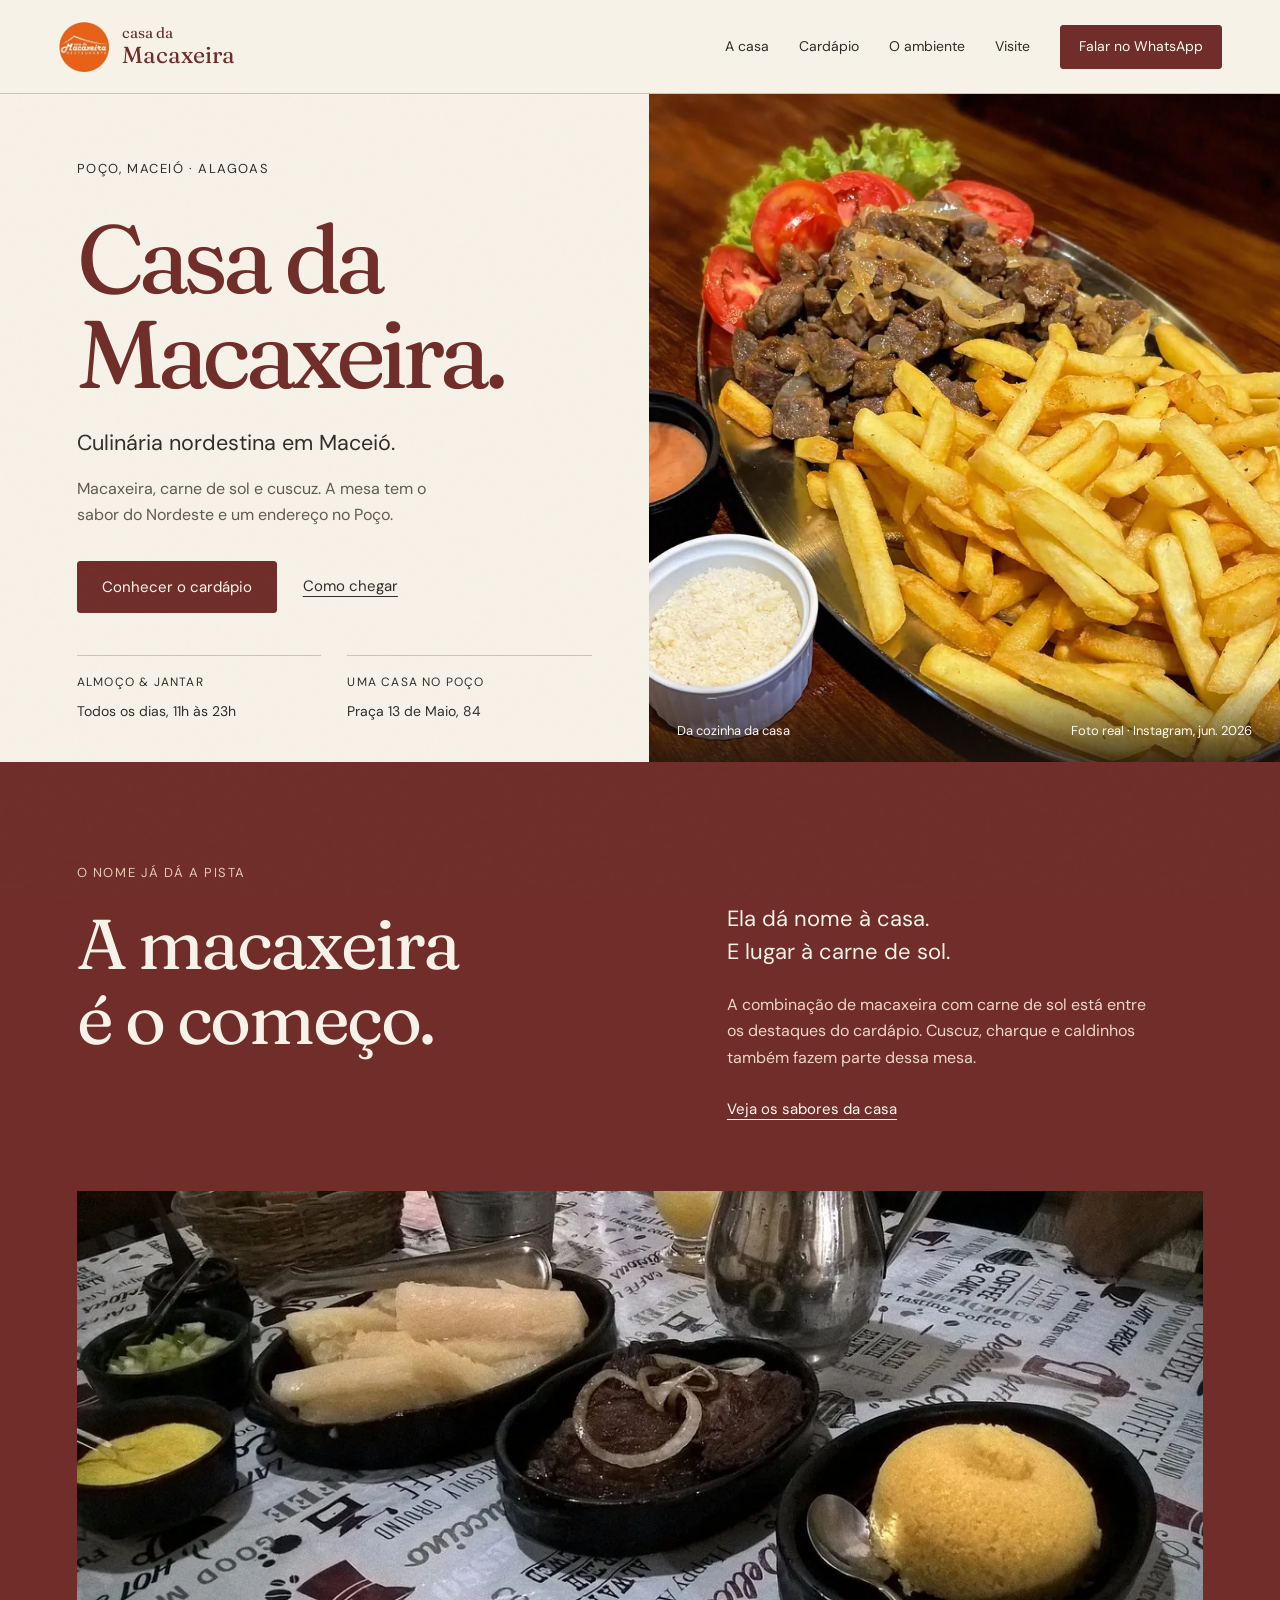
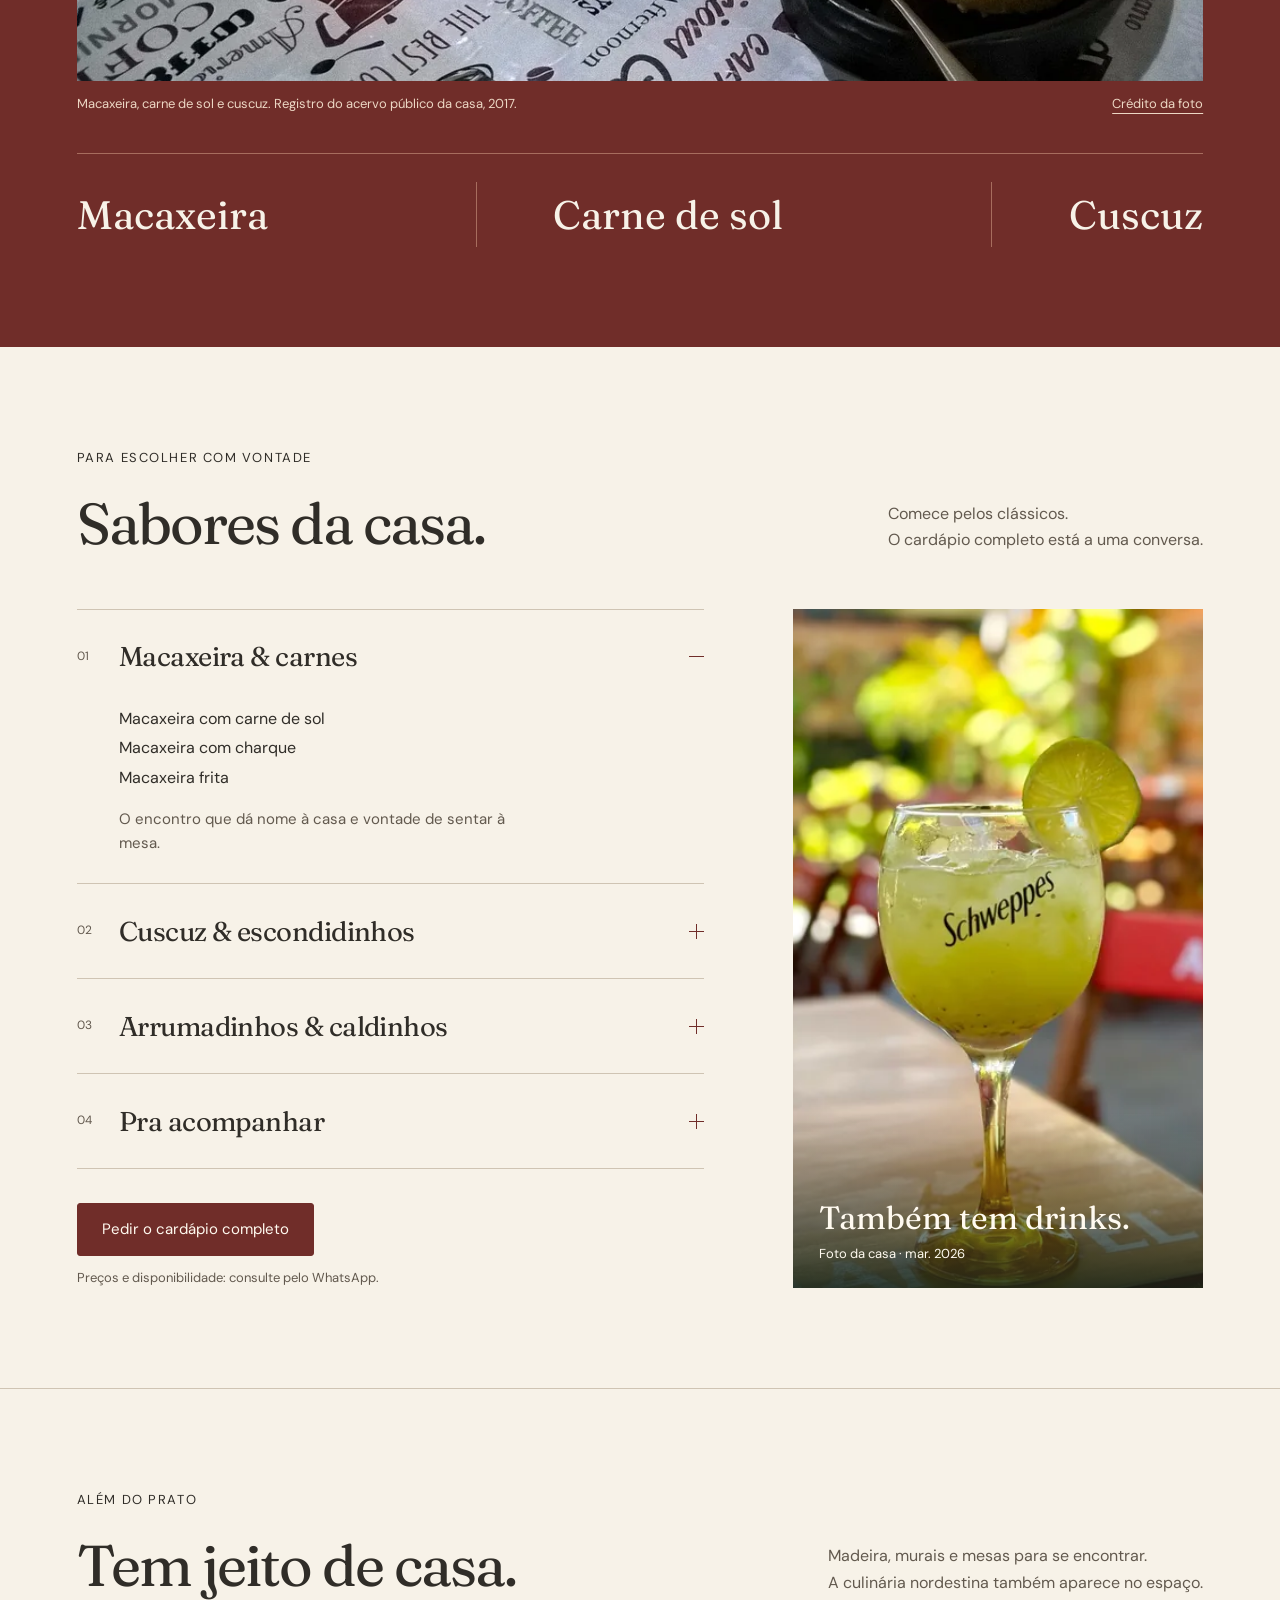
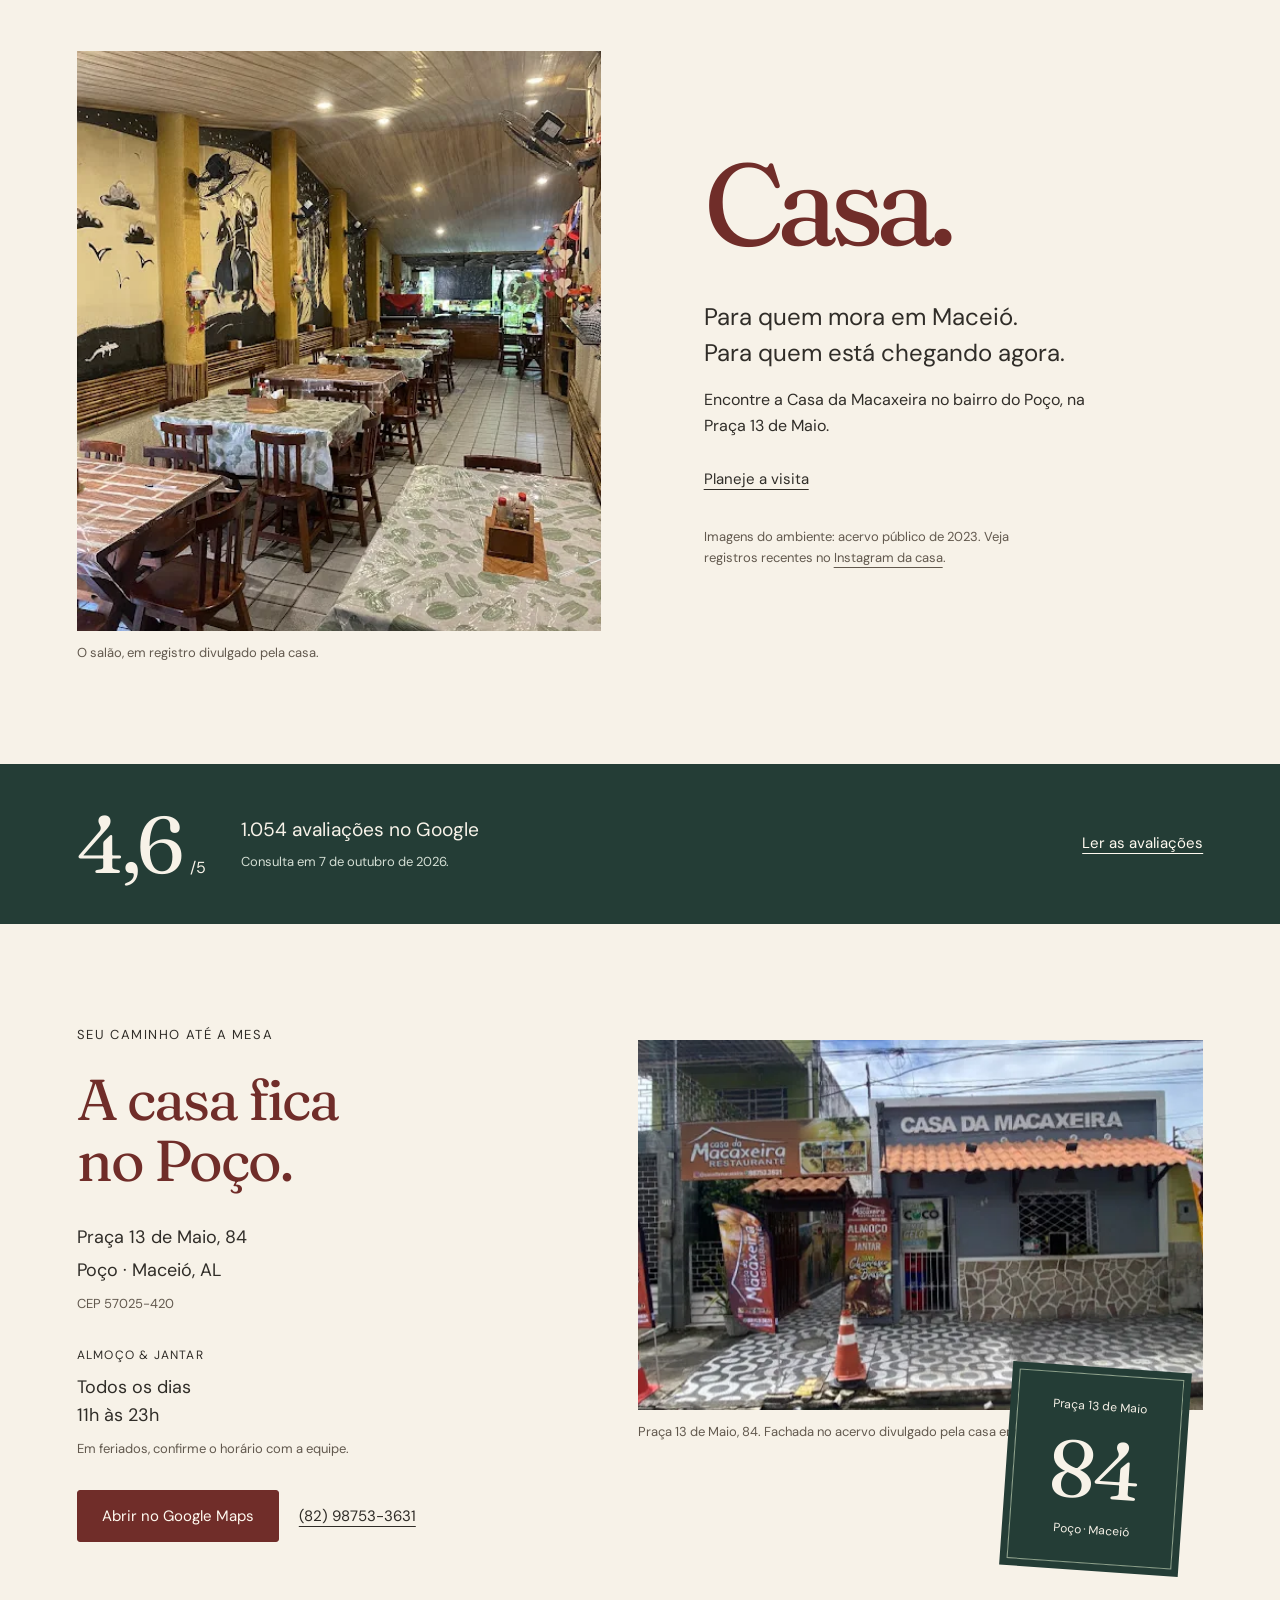
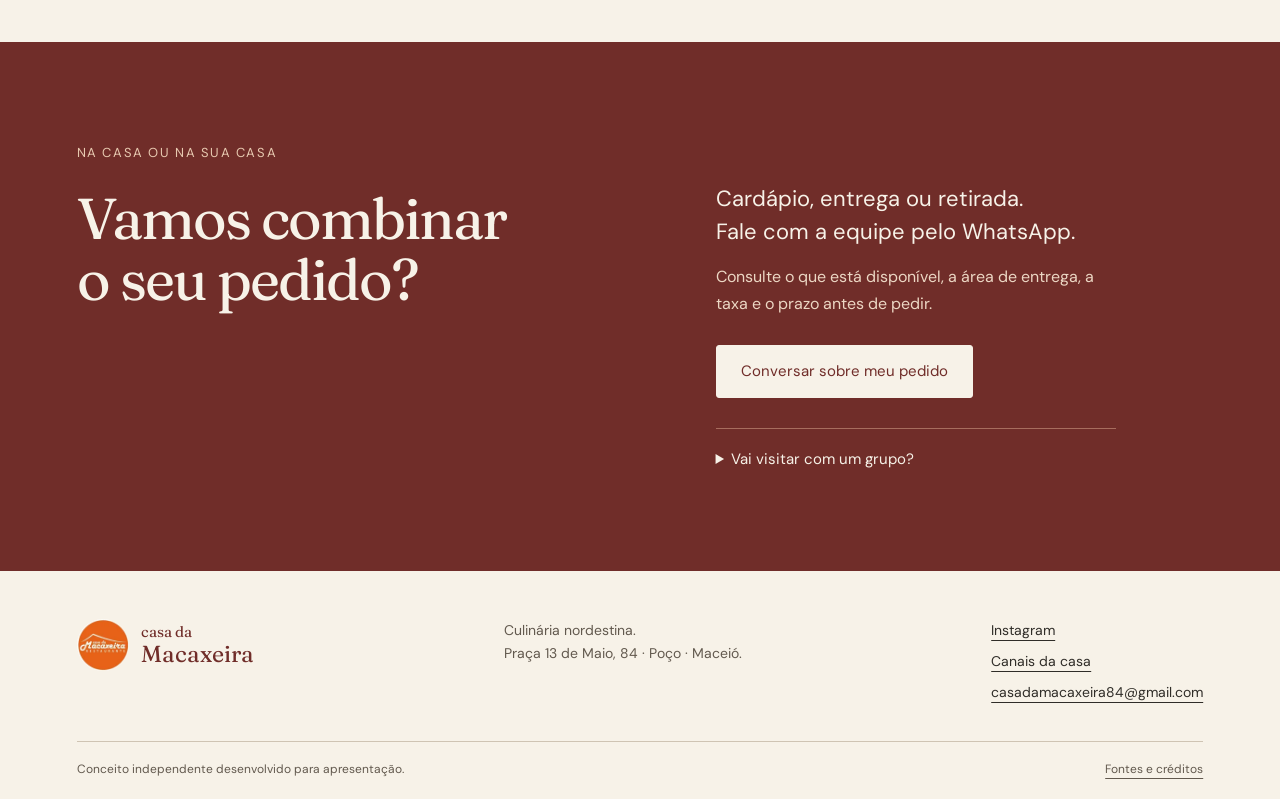
<file: index.html>
<!doctype html>
<html lang="pt-BR">
<head>
  <meta charset="utf-8">
  <meta name="viewport" content="width=device-width, initial-scale=1">
  <meta name="robots" content="noindex, nofollow">
  <meta name="description" content="Conheça a proposta de website para a Casa da Macaxeira: culinária nordestina no Poço, em Maceió. Cardápio, ambiente, endereço e contato.">
  <meta name="theme-color" content="#702d29">
  <title>Casa da Macaxeira | Culinária nordestina em Maceió</title>
  <link rel="icon" href="assets/images/favicon.png" type="image/png">
  <link rel="preload" href="assets/fonts/fraunces-latin.woff2" as="font" type="font/woff2" crossorigin>
  <link rel="stylesheet" href="assets/css/site.css">
  <script src="assets/js/site.js" defer></script>
</head>
<body>
  <a class="skip-link" href="#conteudo">Pular para o conteúdo</a>
  <header class="site-header">
    <a class="brand" href="#inicio" aria-label="Casa da Macaxeira, início">
      <img src="assets/images/logo.webp" width="56" height="56" alt="">
      <span>casa da<br><strong>Macaxeira</strong></span>
    </a>
    <button class="menu-toggle" type="button" aria-expanded="false" aria-controls="navegacao">Menu <span aria-hidden="true">☰</span></button>
    <nav id="navegacao" class="main-nav" aria-label="Navegação principal">
      <a href="#a-casa">A casa</a>
      <a href="#cardapio">Cardápio</a>
      <a href="#ambiente">O ambiente</a>
      <a href="#visite">Visite</a>
      <a class="button button-small" href="https://wa.me/5582987533631?text=Ol%C3%A1%21%20Gostaria%20de%20falar%20com%20a%20Casa%20da%20Macaxeira.">Falar no WhatsApp</a>
    </nav>
  </header>
  <main id="conteudo">
    <section class="hero" id="inicio" aria-labelledby="hero-title">
      <div class="hero-copy">
        <p class="eyebrow">Poço, Maceió · Alagoas</p>
        <h1 id="hero-title">Casa da<br>Macaxeira<span class="full-stop">.</span></h1>
        <p class="hero-subtitle">Culinária nordestina em Maceió.</p>
        <p class="hero-description">Macaxeira, carne de sol e cuscuz. A mesa tem o sabor do Nordeste e um endereço no Poço.</p>
        <div class="hero-actions">
          <a class="button" href="#cardapio">Conhecer o cardápio</a>
          <a class="text-link" href="https://maps.app.goo.gl/y7qNjnB98YrS8g5b8?g_st=ic" target="_blank" rel="noopener noreferrer">Como chegar <span class="sr-only">(abre em nova aba)</span></a>
        </div>
        <div class="hero-practical">
          <p><span class="meta-label">Almoço & jantar</span><strong>Todos os dias, 11h às 23h</strong></p>
          <p><span class="meta-label">Uma casa no Poço</span><strong>Praça 13 de Maio, 84</strong></p>
        </div>
      </div>
      <figure class="hero-photo">
        <img src="assets/images/cozinha-1080.webp" srcset="assets/images/cozinha-540.webp 540w, assets/images/cozinha-810.webp 810w, assets/images/cozinha-1080.webp 1080w" sizes="(max-width: 760px) 100vw, 50vw" width="1080" height="1440" alt="Carne acebolada com batatas fritas, farofa, salada e molho, fotografada pela Casa da Macaxeira." fetchpriority="high">
        <figcaption><span>Da cozinha da casa</span><span>Foto real · Instagram, jun. 2026</span></figcaption>
      </figure>
    </section>

    <section class="signature section-pad" id="a-casa" aria-labelledby="signature-title">
      <div class="section-intro">
        <p class="eyebrow">O nome já dá a pista</p>
        <h2 id="signature-title">A macaxeira<br>é o começo.</h2>
      </div>
      <div class="signature-body">
        <p class="lead">Ela dá nome à casa.<br>E lugar à carne de sol.</p>
        <p>A combinação de macaxeira com carne de sol está entre os destaques do cardápio. Cuscuz, charque e caldinhos também fazem parte dessa mesa.</p>
        <a class="text-link light-link" href="#cardapio">Veja os sabores da casa</a>
      </div>
      <figure class="signature-photo">
        <img src="assets/images/macaxeira-1200.webp" srcset="assets/images/macaxeira-640.webp 640w, assets/images/macaxeira-1200.webp 1200w" sizes="(max-width: 760px) 92vw, 84vw" width="1600" height="902" alt="Macaxeira cozida, carne de sol acebolada e cuscuz em travessas sobre a mesa da Casa da Macaxeira." loading="lazy" decoding="async">
        <figcaption>Macaxeira, carne de sol e cuscuz. Registro do acervo público da casa, 2017. <a href="creditos.html">Crédito da foto</a></figcaption>
      </figure>
      <div class="ingredients" aria-label="Sabores associados à casa">
        <span>Macaxeira</span><span>Carne de sol</span><span>Cuscuz</span>
      </div>
    </section>

    <section class="menu-section section-pad" id="cardapio" aria-labelledby="menu-title">
      <div class="section-heading">
        <div><p class="eyebrow">Para escolher com vontade</p><h2 id="menu-title">Sabores da casa.</h2></div>
        <p>Comece pelos clássicos.<br>O cardápio completo está a uma conversa.</p>
      </div>
      <div class="menu-layout">
        <div class="menu-list">
          <details class="menu-category" open>
            <summary><span class="menu-number" aria-hidden="true">01</span><h3>Macaxeira & carnes</h3><span class="disclosure-icon" aria-hidden="true"></span></summary>
            <div class="category-content"><ul><li>Macaxeira com carne de sol</li><li>Macaxeira com charque</li><li>Macaxeira frita</li></ul><p>O encontro que dá nome à casa e vontade de sentar à mesa.</p></div>
          </details>
          <details class="menu-category">
            <summary><span class="menu-number" aria-hidden="true">02</span><h3>Cuscuz & escondidinhos</h3><span class="disclosure-icon" aria-hidden="true"></span></summary>
            <div class="category-content"><ul><li>Cuscuz recheado</li><li>Escondidinhos</li></ul><p>Consulte com a equipe as opções de recheio do dia.</p></div>
          </details>
          <details class="menu-category">
            <summary><span class="menu-number" aria-hidden="true">03</span><h3>Arrumadinhos & caldinhos</h3><span class="disclosure-icon" aria-hidden="true"></span></summary>
            <div class="category-content"><ul><li>Arrumadinho de charque e carne de sol</li><li>Caldinho de feijão</li><li>Caldinho de siri</li></ul><p>Outros jeitos de trazer o Nordeste para o pedido.</p></div>
          </details>
          <details class="menu-category">
            <summary><span class="menu-number" aria-hidden="true">04</span><h3>Pra acompanhar</h3><span class="disclosure-icon" aria-hidden="true"></span></summary>
            <div class="category-content"><ul><li>Caipirinha</li><li>Suco de laranja</li><li>Cervejas</li></ul><p>Converse com a equipe para conhecer as bebidas disponíveis.</p></div>
          </details>
          <div class="menu-cta"><a class="button" href="https://wa.me/5582987533631?text=Ol%C3%A1%21%20Pode%20me%20enviar%20o%20card%C3%A1pio%20completo%20e%20os%20pre%C3%A7os%20atuais%20da%20Casa%20da%20Macaxeira%3F">Pedir o cardápio completo</a><p class="fine-print">Preços e disponibilidade: consulte pelo WhatsApp.</p></div>
        </div>
        <figure class="drink-photo">
          <img src="assets/images/drink-900.webp" srcset="assets/images/drink-450.webp 450w, assets/images/drink-900.webp 900w" sizes="(max-width: 760px) 92vw, 34vw" width="1080" height="1440" alt="Drink servido na Casa da Macaxeira em fotografia do Instagram oficial." loading="lazy" decoding="async">
          <figcaption><span>Também tem drinks.</span><small>Foto da casa · mar. 2026</small></figcaption>
        </figure>
      </div>
    </section>

    <section class="house-section section-pad" id="ambiente" aria-labelledby="house-title">
      <div class="section-heading"><div><p class="eyebrow">Além do prato</p><h2 id="house-title">Tem jeito de casa.</h2></div><p>Madeira, murais e mesas para se encontrar.<br>A culinária nordestina também aparece no espaço.</p></div>
      <div class="house-gallery">
        <figure class="interior-photo"><img src="assets/images/salao.webp" width="476" height="635" alt="Salão da Casa da Macaxeira, com teto de madeira, paredes amarelas com murais e mesas." loading="lazy" decoding="async"><figcaption>O salão, em registro divulgado pela casa.</figcaption></figure>
        <div class="house-note"><span class="house-word">Casa<span aria-hidden="true">.</span></span><p>Para quem mora em Maceió.<br>Para quem está chegando agora.</p><p>Encontre a Casa da Macaxeira no bairro do Poço, na Praça 13 de Maio.</p><a class="text-link" href="#visite">Planeje a visita</a><p class="fine-print">Imagens do ambiente: acervo público de 2023. Veja registros recentes no <a href="https://www.instagram.com/casadamacaxeira/" target="_blank" rel="noopener noreferrer">Instagram da casa<span class="sr-only"> (abre em nova aba)</span></a>.</p></div>
      </div>
    </section>

    <aside class="reputation" aria-label="Avaliações no Google">
      <div class="rating-number">4,6<span>/5</span></div>
      <div><p class="rating-title">1.054 avaliações no Google</p><p class="fine-print">Consulta em 7 de outubro de 2026.</p></div>
      <a class="text-link light-link" href="https://maps.app.goo.gl/y7qNjnB98YrS8g5b8?g_st=ic" target="_blank" rel="noopener noreferrer">Ler as avaliações <span class="sr-only">(abre em nova aba)</span></a>
    </aside>

    <section class="visit-section section-pad" id="visite" aria-labelledby="visit-title">
      <div class="visit-copy"><p class="eyebrow">Seu caminho até a mesa</p><h2 id="visit-title">A casa fica<br>no Poço.</h2><address>Praça 13 de Maio, 84<br>Poço · Maceió, AL<br><span class="fine-print">CEP 57025-420</span></address><div class="visit-hours"><span class="meta-label">Almoço & jantar</span><strong>Todos os dias<br>11h às 23h</strong><p class="fine-print">Em feriados, confirme o horário com a equipe.</p></div><div class="visit-actions"><a class="button" href="https://maps.app.goo.gl/y7qNjnB98YrS8g5b8?g_st=ic" target="_blank" rel="noopener noreferrer">Abrir no Google Maps <span class="sr-only">(abre em nova aba)</span></a><a class="text-link" href="tel:+5582987533631">(82) 98753-3631</a></div></div>
      <figure class="facade-photo"><img src="assets/images/fachada.webp" width="643" height="362" alt="Fachada real da Casa da Macaxeira, com letreiro da marca, telhas e piso estampado na entrada." loading="lazy" decoding="async"><figcaption>Praça 13 de Maio, 84. Fachada no acervo divulgado pela casa em 2023.</figcaption><div class="address-stamp" aria-hidden="true"><span>Praça 13 de Maio</span><strong>84</strong><span>Poço · Maceió</span></div></figure>
    </section>

    <section class="contact-section section-pad" id="contato" aria-labelledby="contact-title">
      <div><p class="eyebrow">Na casa ou na sua casa</p><h2 id="contact-title">Vamos combinar<br>o seu pedido?</h2></div>
      <div class="contact-copy"><p class="lead">Cardápio, entrega ou retirada.<br>Fale com a equipe pelo WhatsApp.</p><p>Consulte o que está disponível, a área de entrega, a taxa e o prazo antes de pedir.</p><a class="button button-cream" href="https://wa.me/5582987533631?text=Ol%C3%A1%21%20Gostaria%20de%20consultar%20o%20card%C3%A1pio%20e%20as%20op%C3%A7%C3%B5es%20de%20entrega%20ou%20retirada.">Conversar sobre meu pedido</a><details class="group-question"><summary>Vai visitar com um grupo?</summary><p>Fale com a equipe para consultar mesas e a possibilidade de reserva.</p></details></div>
    </section>
  </main>
  <footer class="site-footer">
    <div class="footer-top"><a class="brand" href="#inicio" aria-label="Casa da Macaxeira, voltar ao início"><img src="assets/images/logo.webp" width="56" height="56" alt="" loading="lazy"><span>casa da<br><strong>Macaxeira</strong></span></a><p>Culinária nordestina.<br>Praça 13 de Maio, 84 · Poço · Maceió.</p><div class="footer-links"><a href="https://www.instagram.com/casadamacaxeira/" target="_blank" rel="noopener noreferrer">Instagram <span class="sr-only">(abre em nova aba)</span></a><a href="https://linktr.ee/Casadamacaxeira" target="_blank" rel="noopener noreferrer">Canais da casa <span class="sr-only">(abre em nova aba)</span></a><a href="mailto:casadamacaxeira84@gmail.com">casadamacaxeira84@gmail.com</a></div></div>
    <div class="footer-bottom"><p>Conceito independente desenvolvido para apresentação.</p><a href="creditos.html">Fontes e créditos</a></div>
  </footer>
  <nav class="mobile-actions" aria-label="Acesso rápido"><a href="#cardapio">Cardápio</a><a href="#visite">Endereço & horário</a><a class="mobile-whatsapp" href="https://wa.me/5582987533631?text=Ol%C3%A1%21%20Gostaria%20de%20falar%20com%20a%20Casa%20da%20Macaxeira.">WhatsApp</a></nav>
</body>
</html>
</file>
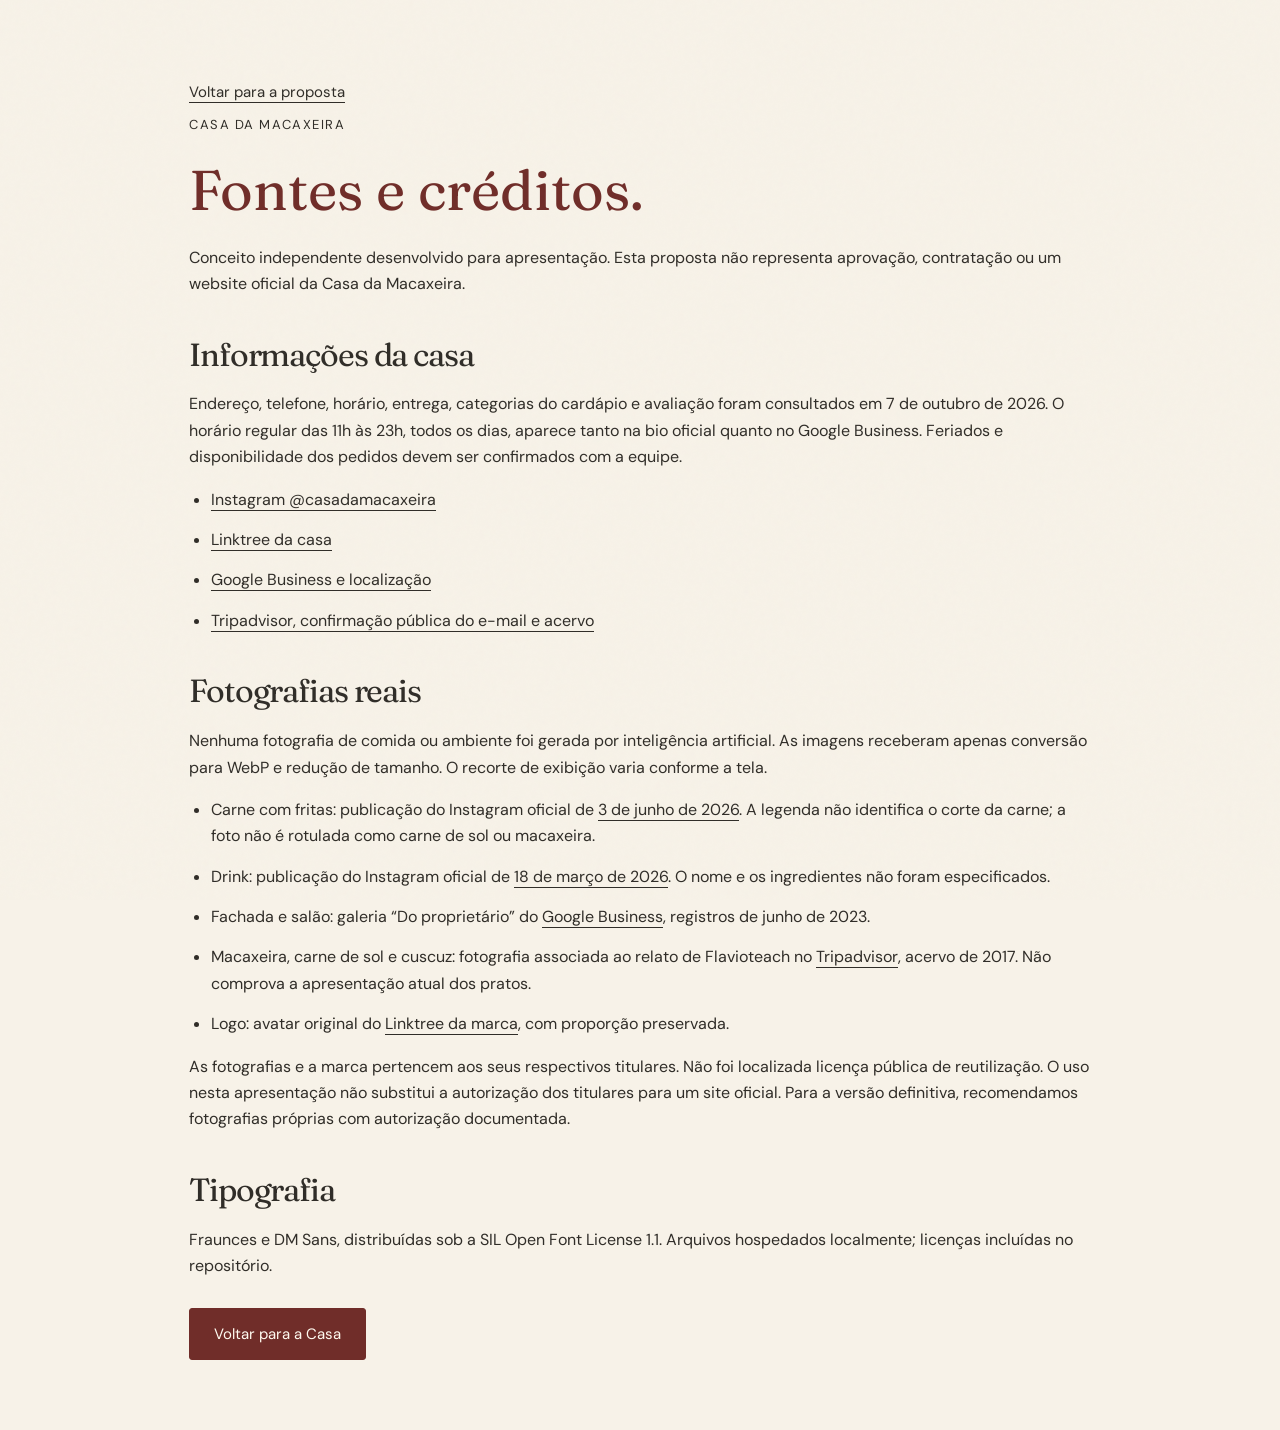
<file: creditos.html>
<!doctype html>
<html lang="pt-BR">
<head><meta charset="utf-8"><meta name="viewport" content="width=device-width, initial-scale=1"><meta name="robots" content="noindex, nofollow"><meta name="theme-color" content="#702d29"><title>Fontes e créditos | Casa da Macaxeira</title><link rel="icon" href="assets/images/favicon.png"><link rel="stylesheet" href="assets/css/site.css"></head>
<body><main class="credits-page"><a class="text-link" href="./">Voltar para a proposta</a><p class="eyebrow">Casa da Macaxeira</p><h1>Fontes e créditos.</h1><p>Conceito independente desenvolvido para apresentação. Esta proposta não representa aprovação, contratação ou um website oficial da Casa da Macaxeira.</p><h2>Informações da casa</h2><p>Endereço, telefone, horário, entrega, categorias do cardápio e avaliação foram consultados em 7 de outubro de 2026. O horário regular das 11h às 23h, todos os dias, aparece tanto na bio oficial quanto no Google Business. Feriados e disponibilidade dos pedidos devem ser confirmados com a equipe.</p><ul><li><a href="https://www.instagram.com/casadamacaxeira/" target="_blank" rel="noopener noreferrer">Instagram @casadamacaxeira</a></li><li><a href="https://linktr.ee/Casadamacaxeira" target="_blank" rel="noopener noreferrer">Linktree da casa</a></li><li><a href="https://maps.app.goo.gl/y7qNjnB98YrS8g5b8?g_st=ic" target="_blank" rel="noopener noreferrer">Google Business e localização</a></li><li><a href="https://www.tripadvisor.com.br/Restaurant_Review-g303216-d10112813-Reviews-Casa_da_Macaxeira-Maceio_State_of_Alagoas.html" target="_blank" rel="noopener noreferrer">Tripadvisor, confirmação pública do e-mail e acervo</a></li></ul><h2>Fotografias reais</h2><p>Nenhuma fotografia de comida ou ambiente foi gerada por inteligência artificial. As imagens receberam apenas conversão para WebP e redução de tamanho. O recorte de exibição varia conforme a tela.</p><ul><li><strong>Carne com fritas:</strong> publicação do Instagram oficial de <a href="https://www.instagram.com/casadamacaxeira/p/DZI3FZMPkNA/" target="_blank" rel="noopener noreferrer">3 de junho de 2026</a>. A legenda não identifica o corte da carne; a foto não é rotulada como carne de sol ou macaxeira.</li><li><strong>Drink:</strong> publicação do Instagram oficial de <a href="https://www.instagram.com/casadamacaxeira/p/DWB9FrTgP4M/" target="_blank" rel="noopener noreferrer">18 de março de 2026</a>. O nome e os ingredientes não foram especificados.</li><li><strong>Fachada e salão:</strong> galeria “Do proprietário” do <a href="https://maps.app.goo.gl/y7qNjnB98YrS8g5b8?g_st=ic" target="_blank" rel="noopener noreferrer">Google Business</a>, registros de junho de 2023.</li><li><strong>Macaxeira, carne de sol e cuscuz:</strong> fotografia associada ao relato de Flavioteach no <a href="https://www.tripadvisor.com.br/Restaurant_Review-g303216-d10112813-Reviews-Casa_da_Macaxeira-Maceio_State_of_Alagoas.html" target="_blank" rel="noopener noreferrer">Tripadvisor</a>, acervo de 2017. Não comprova a apresentação atual dos pratos.</li><li><strong>Logo:</strong> avatar original do <a href="https://linktr.ee/Casadamacaxeira" target="_blank" rel="noopener noreferrer">Linktree da marca</a>, com proporção preservada.</li></ul><p>As fotografias e a marca pertencem aos seus respectivos titulares. Não foi localizada licença pública de reutilização. O uso nesta apresentação não substitui a autorização dos titulares para um site oficial. Para a versão definitiva, recomendamos fotografias próprias com autorização documentada.</p><h2>Tipografia</h2><p>Fraunces e DM Sans, distribuídas sob a SIL Open Font License 1.1. Arquivos hospedados localmente; licenças incluídas no repositório.</p><a class="button" href="./">Voltar para a Casa</a></main></body>
</html>
</file>
<file: assets/css/site.css>
@font-face{font-family:Fraunces;src:url('../fonts/fraunces-latin.woff2') format('woff2');font-style:normal;font-weight:400 700;font-display:swap}
@font-face{font-family:'DM Sans';src:url('../fonts/dm-sans-latin.woff2') format('woff2');font-style:normal;font-weight:400 700;font-display:swap}
:root{--paper:#f7f2e8;--red:#702d29;--red-dark:#58201e;--ink:#302d28;--muted:#62594e;--line:#cfc4b3;--green:#243d36;--white:#fffaf0;--serif:Fraunces,Georgia,serif;--sans:'DM Sans',Arial,sans-serif}
*{box-sizing:border-box}html{scroll-behavior:smooth;scroll-padding-top:112px}body{margin:0;background:var(--paper);color:var(--ink);font:400 1rem/1.65 var(--sans);-webkit-font-smoothing:antialiased}body::before{content:'';position:fixed;inset:0;pointer-events:none;z-index:5;opacity:.045;background-image:url("data:image/svg+xml,%3Csvg viewBox='0 0 180 180' xmlns='http://www.w3.org/2000/svg'%3E%3Cfilter id='n'%3E%3CfeTurbulence type='fractalNoise' baseFrequency='.85' numOctaves='3' stitchTiles='stitch'/%3E%3C/filter%3E%3Crect width='100%25' height='100%25' opacity='.45' filter='url(%23n)'/%3E%3C/svg%3E")}
a{color:inherit;text-decoration-thickness:1px;text-underline-offset:5px}button,summary{font:inherit}button,a,summary{-webkit-tap-highlight-color:transparent}button{cursor:pointer}img{display:block;max-width:100%;height:auto}figure,p,h1,h2,h3{margin:0}p+p{margin-top:1rem}h1,h2,h3{font-family:var(--serif);font-weight:500;line-height:1.06}h2{font-size:clamp(2.5rem,4.5vw,4.5rem);letter-spacing:-.035em}h3{font-size:1.7rem;letter-spacing:-.02em}figure{min-width:0}figcaption{font-size:.8125rem;line-height:1.6}section{scroll-margin-top:96px}.section-pad{padding:100px max(6vw,24px)}.eyebrow{font-size:.8125rem;font-weight:600;letter-spacing:.12em;text-transform:uppercase;margin-bottom:24px}.lead{font-size:1.375rem;line-height:1.5}.fine-print{font-size:.8125rem;line-height:1.6;color:var(--muted)}.meta-label{font-size:.75rem;letter-spacing:.1em;text-transform:uppercase;display:block;margin-bottom:8px}.button{display:inline-flex;align-items:center;justify-content:center;min-height:52px;padding:14px 24px;background:var(--red);border:1px solid var(--red);color:var(--white);font-size:.9375rem;font-weight:600;line-height:1.5;text-decoration:none;border-radius:3px;transition:background .2s,color .2s}.button:hover{background:var(--red-dark);border-color:var(--red-dark)}.button-small{min-height:44px;padding:10px 18px;font-size:.875rem}.text-link{display:inline-flex;align-items:center;min-height:44px;font-size:.9375rem;font-weight:600;text-decoration:underline}.text-link:hover{text-decoration-thickness:2px}.light-link{color:var(--white)}.button-cream{background:var(--paper);border-color:var(--paper);color:var(--red)}.button-cream:hover{background:#e9ddc7;border-color:#e9ddc7;color:var(--red)}:focus-visible{outline:3px solid #146b95;outline-offset:5px}.signature :focus-visible,.contact-section :focus-visible,.reputation :focus-visible{outline-color:#ffc78d}.sr-only{position:absolute;width:1px;height:1px;padding:0;margin:-1px;overflow:hidden;clip:rect(0,0,0,0);white-space:nowrap;border:0}.skip-link{position:fixed;left:20px;top:-100px;z-index:20;padding:14px;background:var(--white);color:var(--red)}.skip-link:focus{top:12px}
.site-header{display:flex;align-items:center;justify-content:space-between;gap:24px;min-height:94px;padding:17px 4.5vw;background:var(--paper);border-bottom:1px solid var(--line);position:sticky;top:0;z-index:10}.brand{display:flex;align-items:center;gap:12px;text-decoration:none;flex-shrink:0;color:var(--red)}.brand img{width:52px;height:52px;border-radius:50%}.brand span{font-family:var(--serif);font-size:.9375rem;line-height:1.1}.brand strong{font-size:1.45rem;font-weight:600}.main-nav{display:flex;align-items:center;gap:30px}.main-nav>a:not(.button){font-size:.875rem;text-decoration:none;padding-block:8px}.main-nav>a:not(.button):hover{text-decoration:underline}.menu-toggle{display:none}.hero{display:grid;grid-template-columns:1.03fr 1fr;min-height:650px}.hero-copy{padding:64px 4.5vw 40px 6vw;display:flex;flex-direction:column;align-items:flex-start}.hero h1{font-size:clamp(4.5rem,7.5vw,7.5rem);letter-spacing:-.065em;color:var(--red);margin-bottom:28px;line-height:.98}.full-stop{color:var(--red)}.hero .eyebrow{margin-bottom:32px}.hero-subtitle{font-size:1.35rem;font-weight:500;line-height:1.4}.hero-description{max-width:380px;margin-top:18px;color:var(--muted)}.hero-actions{display:flex;align-items:center;gap:26px;margin-top:32px;flex-wrap:wrap}.hero-practical{display:grid;grid-template-columns:1fr 1fr;gap:26px;width:100%;margin-top:auto;padding-top:42px}.hero-practical p{margin:0;border-top:1px solid var(--line);padding-top:17px}.hero-practical strong{display:block;font-size:.875rem;font-weight:500;line-height:1.5}.hero-photo{position:relative;background:var(--red);min-height:650px;overflow:hidden}.hero-photo>img{width:100%;height:100%;object-fit:cover;position:absolute;inset:0;object-position:50% 48%}.hero-photo figcaption{position:absolute;bottom:0;left:0;right:0;padding:40px 28px 20px;color:var(--white);background:linear-gradient(transparent,rgba(30,20,10,.8));display:flex;justify-content:space-between;gap:20px}.hero-photo figcaption span:first-child{font-weight:500}
.signature{background:var(--red);color:var(--paper);display:grid;grid-template-columns:1.15fr 1fr;gap:60px 8vw}.signature .eyebrow{color:#e7c9b0}.signature h2{font-size:clamp(3rem,5.5vw,5.5rem)}.signature-body{max-width:430px;padding-top:40px}.signature-body>p:not(.lead){margin:24px 0 16px;color:#ecd7c4}.signature-photo{grid-column:1/-1}.signature-photo img{width:100%;max-height:490px;object-fit:cover;object-position:center 64%}.signature-photo figcaption{display:flex;gap:12px;justify-content:space-between;margin-top:13px;color:#ecd7c4}.ingredients{display:flex;justify-content:space-between;grid-column:1/-1;font-family:var(--serif);font-size:clamp(2rem,3.1vw,3rem);padding-top:28px;border-top:1px solid #a76d5e;margin-top:-22px}.ingredients span+span{border-left:1px solid #a76d5e;padding-left:6vw}
.section-heading{display:flex;align-items:flex-end;justify-content:space-between;gap:40px;margin-bottom:55px}.section-heading>p{max-width:390px;color:var(--muted);margin:0}.menu-layout{display:grid;grid-template-columns:1.3fr .85fr;gap:7vw}.menu-list{min-width:0}.menu-category{border-top:1px solid var(--line)}.menu-category:last-of-type{border-bottom:1px solid var(--line)}.menu-category summary{display:flex;gap:18px;align-items:center;min-height:94px;cursor:pointer;list-style:none;padding:22px 0}.menu-category summary::-webkit-details-marker{display:none}.menu-number{font-size:.75rem;color:var(--muted);width:24px;flex-shrink:0}.disclosure-icon{width:15px;height:15px;position:relative;margin-left:auto;flex-shrink:0}.disclosure-icon::before,.disclosure-icon::after{content:'';position:absolute;background:var(--red);top:7px;left:0;width:15px;height:1px}.disclosure-icon::after{transform:rotate(90deg)}details[open] .disclosure-icon::after{transform:rotate(0)}.category-content{padding:0 30px 27px 42px}.category-content ul{list-style:none;padding:0;margin:0 0 14px;line-height:1.85}.category-content li{font-weight:500}.category-content p{font-size:.9375rem;color:var(--muted);max-width:400px}.menu-cta{margin-top:34px}.menu-cta p{margin-top:12px}.drink-photo{position:relative;align-self:stretch;min-height:560px;background:#d9c59d;overflow:hidden}.drink-photo img{width:100%;height:100%;object-fit:cover;position:absolute;inset:0}.drink-photo figcaption{position:absolute;bottom:0;left:0;right:0;padding:80px 26px 24px;background:linear-gradient(transparent,rgba(18,35,24,.85));color:var(--white)}.drink-photo figcaption>span{font-family:var(--serif);font-size:2rem;display:block}.drink-photo small{font-size:.8125rem}
.house-section{border-top:1px solid var(--line)}.house-gallery{display:grid;grid-template-columns:1.05fr 1fr;gap:8vw;align-items:center}.interior-photo img{width:100%;height:580px;object-fit:cover;object-position:center 58%}.interior-photo figcaption{margin-top:12px;color:var(--muted)}.house-note{max-width:420px}.house-word{font-family:var(--serif);font-size:clamp(5rem,9vw,9rem);letter-spacing:-.07em;line-height:1;color:var(--red);display:block;margin-bottom:38px}.house-note>p:first-of-type{font-size:1.5rem;line-height:1.5}.house-note>.text-link{margin:18px 0 26px}.house-note>.fine-print{max-width:320px}.reputation{display:flex;align-items:center;justify-content:space-between;gap:35px;padding:40px 6vw;background:var(--green);color:var(--paper)}.rating-number{font-family:var(--serif);font-size:5rem;line-height:1;letter-spacing:-.05em}.rating-number>span{font-family:var(--sans);font-size:1rem;margin-left:10px;letter-spacing:0}.rating-title{font-size:1.2rem;font-weight:500}.reputation .fine-print{color:#d4ded4;margin-top:6px}.reputation>.text-link{margin-left:auto}
.visit-section{display:grid;grid-template-columns:1fr 1.2fr;gap:7vw;align-items:start}.visit-copy h2{color:var(--red);margin-bottom:30px}.visit-copy address{font-style:normal;font-size:1.125rem;line-height:1.8}.visit-hours{margin-top:28px}.visit-hours strong{font-size:1.125rem;font-weight:500;line-height:1.5}.visit-hours .fine-print{margin-top:10px}.visit-actions{display:flex;gap:20px;align-items:center;flex-wrap:wrap;margin-top:30px}.facade-photo{position:relative;padding-top:16px}.facade-photo>img{width:100%;height:370px;object-fit:cover}.facade-photo figcaption{max-width:76%;color:var(--muted);margin-top:12px}.address-stamp{background:var(--green);color:var(--paper);width:165px;min-height:190px;display:flex;align-items:center;justify-content:center;flex-direction:column;position:absolute;right:25px;bottom:-122px;transform:rotate(4deg);padding:15px;border:1px solid #91a58e;outline:7px solid var(--green)}.address-stamp strong{font-family:var(--serif);font-size:5rem;font-weight:400;line-height:1.3}.address-stamp span{font-size:.75rem}
.contact-section{display:grid;grid-template-columns:1.1fr 1fr;gap:8vw;background:var(--red);color:var(--paper)}.contact-section .eyebrow{color:#e7c9b0}.contact-copy{padding-top:40px}.contact-copy>p:not(.lead){color:#ecd7c4;margin-bottom:28px;max-width:400px}.group-question{margin-top:30px;border-top:1px solid #a76d5e;padding-top:18px;max-width:400px}.group-question summary{cursor:pointer;font-size:.9375rem}.group-question p{font-size:.9375rem;margin-top:12px;color:#ecd7c4}.site-footer{padding:48px 6vw 20px}.footer-top{display:flex;align-items:flex-start;justify-content:space-between;gap:40px;padding-bottom:36px}.footer-top>p{font-size:.875rem;color:var(--muted)}.footer-links{display:flex;flex-direction:column;align-items:flex-start;gap:8px;font-size:.875rem}.footer-bottom{border-top:1px solid var(--line);padding-top:18px;display:flex;justify-content:space-between;gap:24px;align-items:center;font-size:.75rem;color:var(--muted)}.mobile-actions{display:none}
.credits-page{max-width:950px;margin:0 auto;padding:70px 24px}.credits-page h1{font-size:3.5rem;color:var(--red);margin:25px 0}.credits-page h2{font-size:2rem;margin:40px 0 20px}.credits-page ul{padding-left:22px}.credits-page li{margin:14px 0}.credits-page .button{margin-top:28px}
@media(min-width:1600px){.site-header,.hero,.section-pad,.reputation,.site-footer{padding-left:max(6vw,calc((100vw - 1480px)/2));padding-right:max(6vw,calc((100vw - 1480px)/2))}.hero{padding-left:0;padding-right:0}.hero-copy{padding-left:max(6vw,calc((100vw - 1480px)/2))}}
@media(max-width:1100px){.main-nav{gap:18px}.hero h1{font-size:clamp(4rem,7.5vw,6rem)}.hero-copy{padding-top:50px}.hero-practical{grid-template-columns:1fr;gap:15px;padding-top:30px}.hero,.hero-photo{min-height:640px}.section-pad{padding-block:80px}.signature{gap:45px 6vw}.menu-layout{gap:5vw;grid-template-columns:1.2fr .8fr}.menu-category h3{font-size:1.4rem}.section-heading>p{max-width:310px}.interior-photo img{height:490px}.facade-photo>img{height:330px}.footer-top{gap:25px}.footer-top>p{max-width:200px}.address-stamp{bottom:-115px}.visit-section{padding-bottom:145px}}
@media(max-width:760px){html{scroll-padding-top:90px}.site-header{min-height:80px;padding:13px 22px;flex-wrap:wrap;gap:14px}.brand img{width:44px;height:44px}.brand strong{font-size:1.2rem}.brand span{font-size:.8125rem}.main-nav{width:100%;flex-wrap:wrap;gap:10px 24px;padding:6px 0 12px}.main-nav>a:not(.button){font-size:.9375rem;min-height:44px;display:flex;align-items:center}.main-nav>.button{width:100%}.js .menu-toggle{display:flex;align-items:center;gap:12px;background:transparent;border:1px solid var(--line);border-radius:3px;padding:8px 12px;min-height:44px;color:var(--red);font-size:.875rem}.js .main-nav{display:none}.js .main-nav.is-open{display:flex}.hero{grid-template-columns:1fr}.hero-copy{padding:38px 24px 30px}.hero .eyebrow{margin-bottom:27px;font-size:.75rem}.hero h1{font-size:clamp(3.75rem,14.4vw,6rem);margin-bottom:24px}.hero-subtitle{font-size:1.125rem}.hero-description{max-width:340px;margin-top:14px;font-size:1rem}.hero-actions{gap:18px;margin-top:25px}.hero-actions .button{padding-inline:20px}.hero-practical{grid-template-columns:1fr 1fr;gap:16px;padding-top:30px;margin-top:0}.hero-practical strong{font-size:.8125rem}.meta-label{font-size:.75rem;letter-spacing:.07em}.hero-photo{min-height:0;aspect-ratio:1.05}.hero-photo img{object-position:50% 56%}.hero-photo figcaption{font-size:.75rem;padding:55px 20px 16px;gap:10px;flex-direction:column}.hero-photo figcaption span+span{font-size:.75rem}.section-pad{padding:64px 24px}.eyebrow{font-size:.75rem;margin-bottom:20px}h2{font-size:2.9rem;letter-spacing:-.04em}.signature{grid-template-columns:1fr;gap:28px}.signature h2{font-size:3.4rem}.signature-body{padding-top:0;max-width:100%}.signature-body .lead{font-size:1.25rem}.signature-photo img{max-height:none;aspect-ratio:1.3;object-position:50% 62%}.signature-photo figcaption{display:block;font-size:.75rem}.signature-photo figcaption a{display:block;min-height:30px;padding-top:5px}.ingredients{gap:15px;padding-top:20px;font-size:1.5rem;margin-top:0;flex-wrap:wrap}.ingredients span+span{padding-left:15px}.section-heading{display:block;margin-bottom:34px}.section-heading>p{margin-top:20px;max-width:100%}.menu-layout{grid-template-columns:1fr;gap:40px}.menu-category summary{min-height:84px;gap:12px;padding-block:18px}.menu-category h3{font-size:1.5rem;line-height:1.2}.menu-number{width:20px}.category-content{padding-left:32px;padding-right:8px}.menu-cta .button{width:100%}.drink-photo{min-height:0;aspect-ratio:1.15}.drink-photo img{object-position:50% 45%}.drink-photo figcaption>span{font-size:1.7rem}.house-gallery{grid-template-columns:1fr;gap:35px}.interior-photo img{height:auto;aspect-ratio:1;object-position:50% 55%}.house-word{font-size:5.5rem;margin-bottom:20px}.house-note{max-width:100%}.house-note>p:first-of-type{font-size:1.3rem}.reputation{display:grid;grid-template-columns:auto 1fr;gap:20px;padding:32px 24px}.rating-number{font-size:4rem}.rating-title{font-size:1rem;line-height:1.5}.reputation>.text-link{grid-column:1/-1;margin-left:0;min-height:40px}.visit-section{grid-template-columns:1fr;gap:38px;padding-bottom:135px}.visit-copy h2{margin-bottom:24px}.visit-copy address{font-size:1rem}.visit-hours{margin-top:24px}.visit-actions{gap:14px}.visit-actions .button{width:100%}.facade-photo{padding-top:0}.facade-photo>img{height:auto;aspect-ratio:1.45}.facade-photo figcaption{max-width:60%;font-size:.75rem}.address-stamp{width:124px;min-height:144px;right:10px;bottom:-80px}.address-stamp strong{font-size:3.5rem}.address-stamp span{font-size:.75rem}.contact-section{grid-template-columns:1fr;gap:25px}.contact-copy{padding-top:0}.contact-copy .lead{font-size:1.25rem}.contact-copy>.button{width:100%}.site-footer{padding:40px 24px calc(96px + env(safe-area-inset-bottom))}.footer-top{flex-direction:column;gap:25px;padding-bottom:28px}.footer-top>p{max-width:100%}.footer-links{font-size:.875rem;overflow-wrap:anywhere}.footer-bottom{flex-direction:column;align-items:flex-start;gap:10px;font-size:.75rem}.footer-bottom a{min-height:36px;display:flex;align-items:center}.mobile-actions{position:fixed;bottom:0;left:0;right:0;z-index:12;display:grid;grid-template-columns:.8fr 1.3fr 1fr;background:var(--paper);border-top:1px solid var(--line);padding:8px 12px calc(8px + env(safe-area-inset-bottom));box-shadow:0 -4px 16px #302d2810}.mobile-actions a{display:flex;align-items:center;justify-content:center;min-height:44px;padding:8px 4px;font-size:.75rem;font-weight:500;text-decoration:none;text-align:center}.mobile-actions .mobile-whatsapp{background:var(--green);color:var(--white);border-radius:3px}.credits-page{padding-top:35px}.credits-page h1{font-size:2.5rem}}
@media(max-width:360px){.site-header{padding-inline:16px}.hero-copy,.section-pad,.site-footer{padding-left:20px;padding-right:20px}.hero h1{font-size:3.55rem}.hero-actions{gap:8px}.hero-actions .button{font-size:.875rem;padding-inline:14px}.hero-actions .text-link{font-size:.875rem}.hero-practical{grid-template-columns:1fr}.hero-practical strong{font-size:.875rem}.signature h2{font-size:3rem}h2{font-size:2.55rem}.menu-category h3{font-size:1.25rem}.ingredients{font-size:1.25rem;gap:12px}.ingredients span+span{padding-left:12px}.mobile-actions{padding-inline:8px}.mobile-actions a{font-size:.75rem}.reputation{gap:15px}.rating-number{font-size:3.5rem}}
@media(prefers-reduced-motion:reduce){html{scroll-behavior:auto}*,*::before,*::after{animation:none!important;transition:none!important}}

@media(max-width:760px){.mobile-actions a{font-size:.875rem}.hero-practical strong{font-size:.875rem}}
</file>
